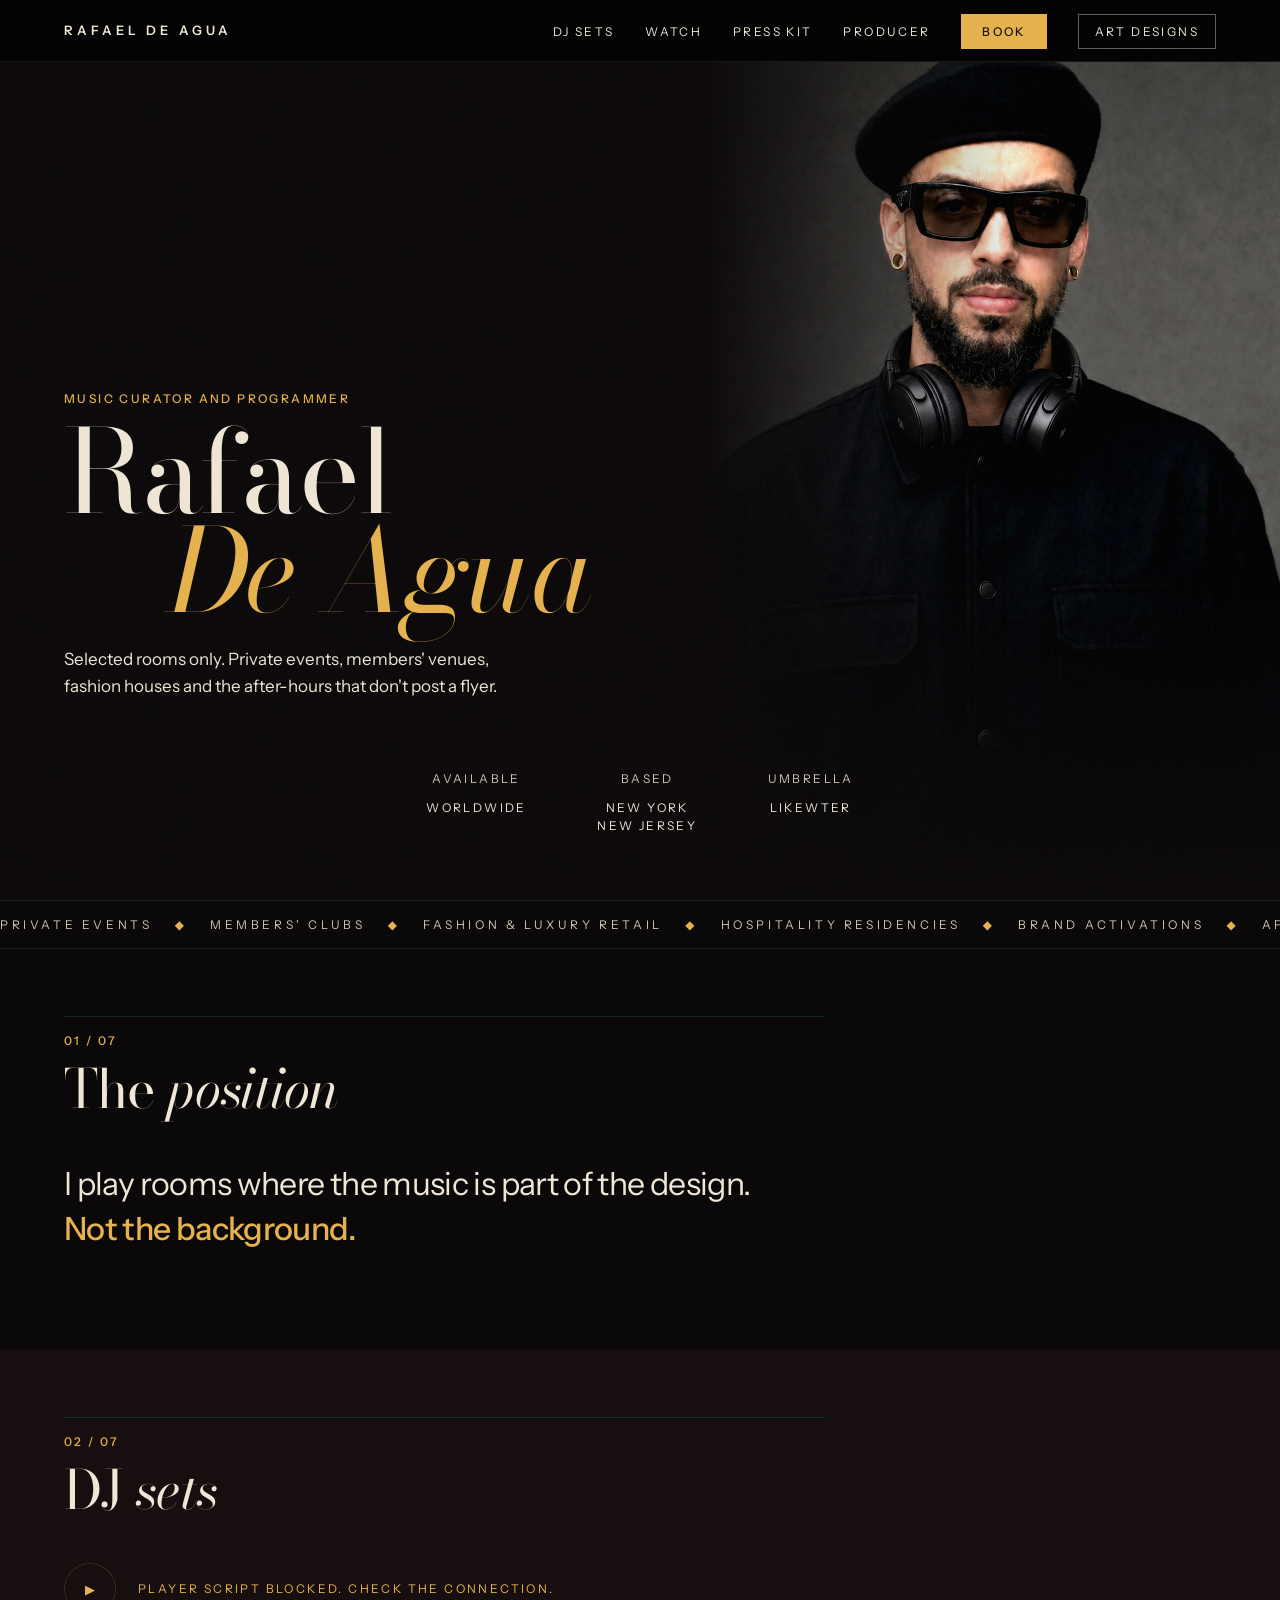
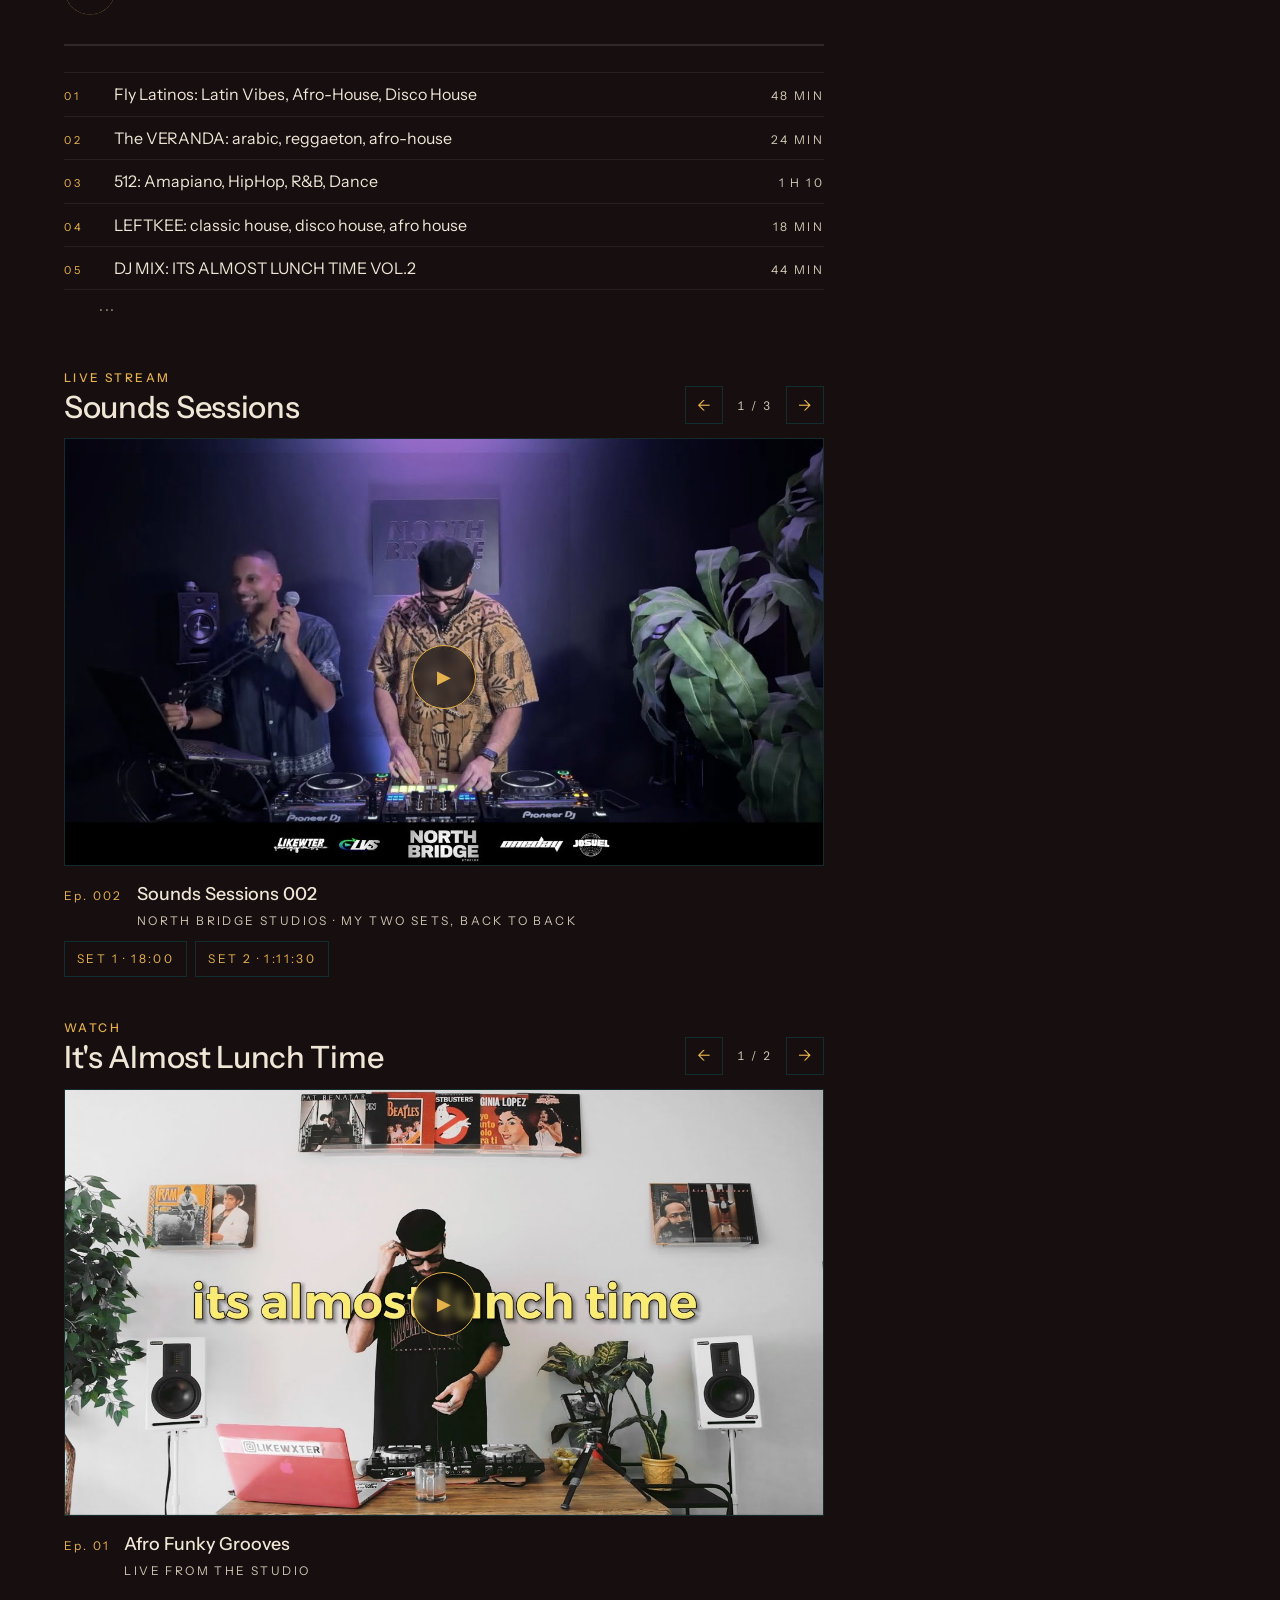
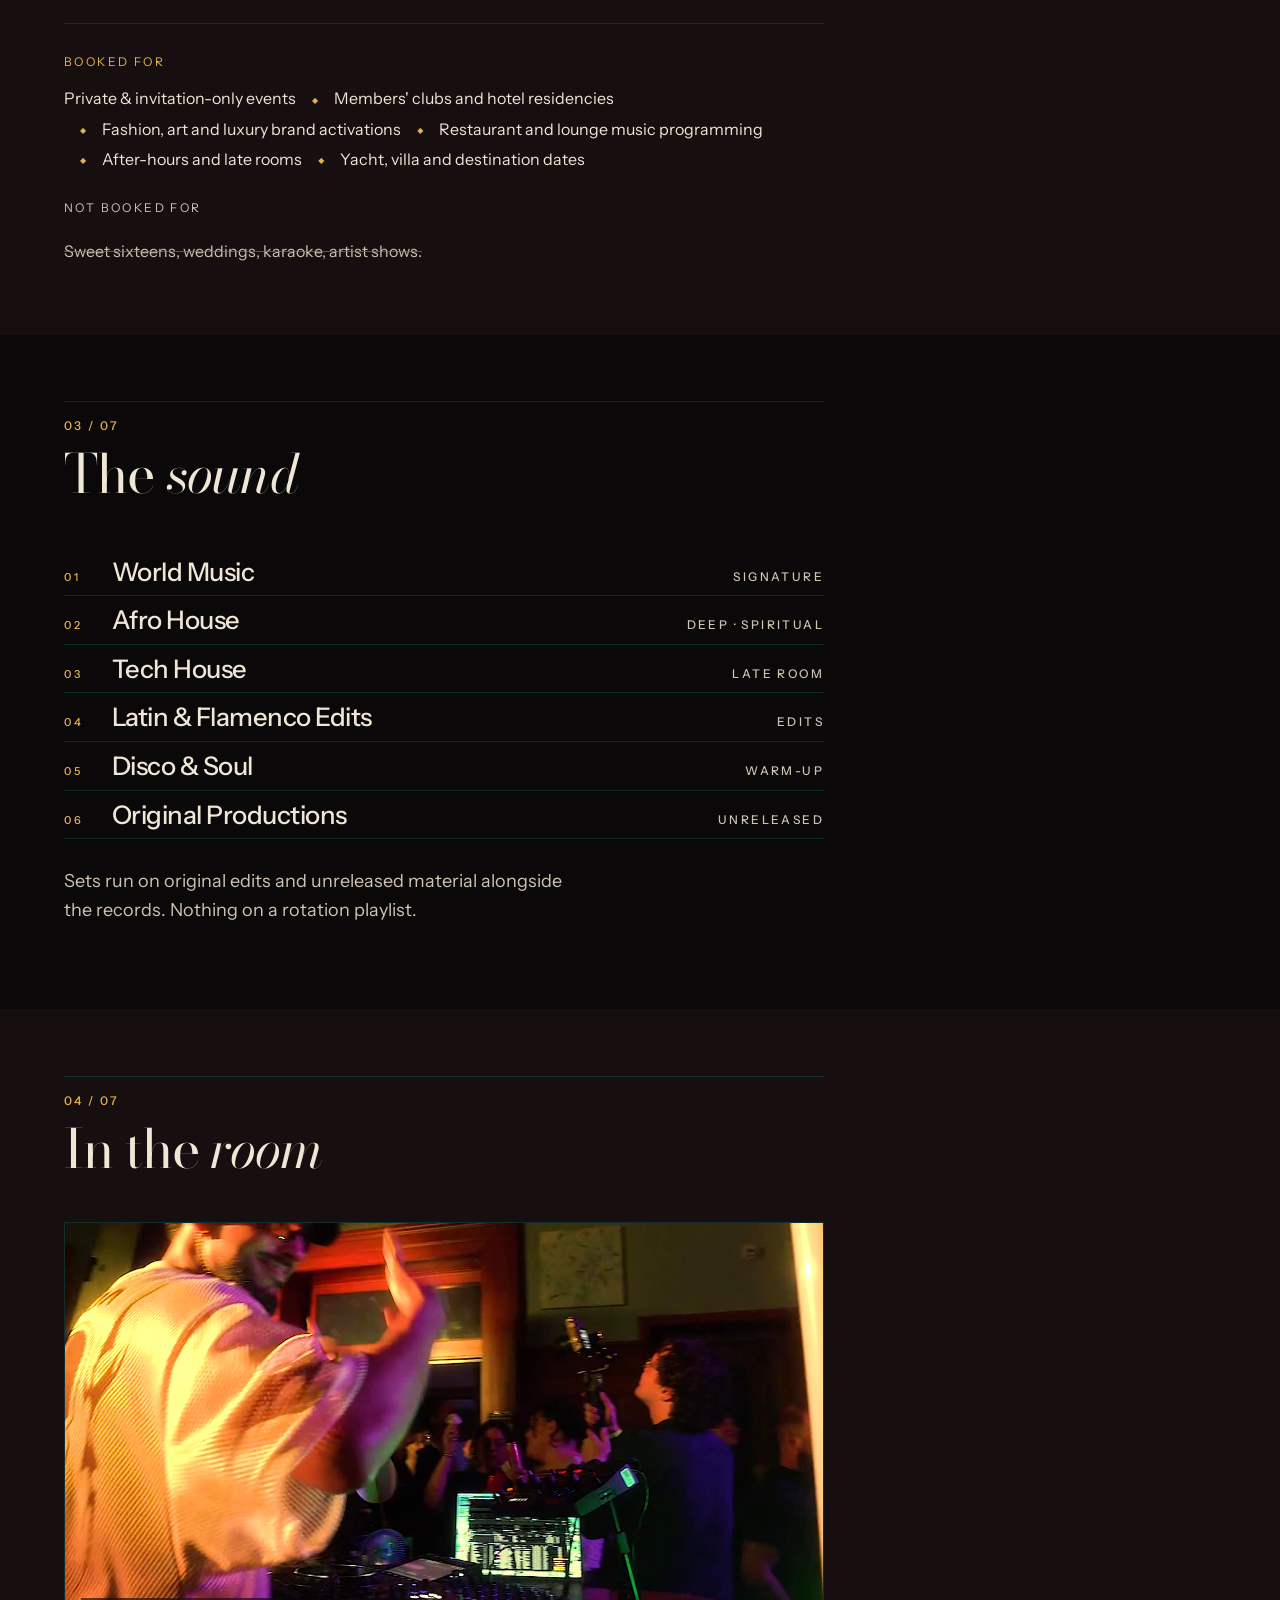
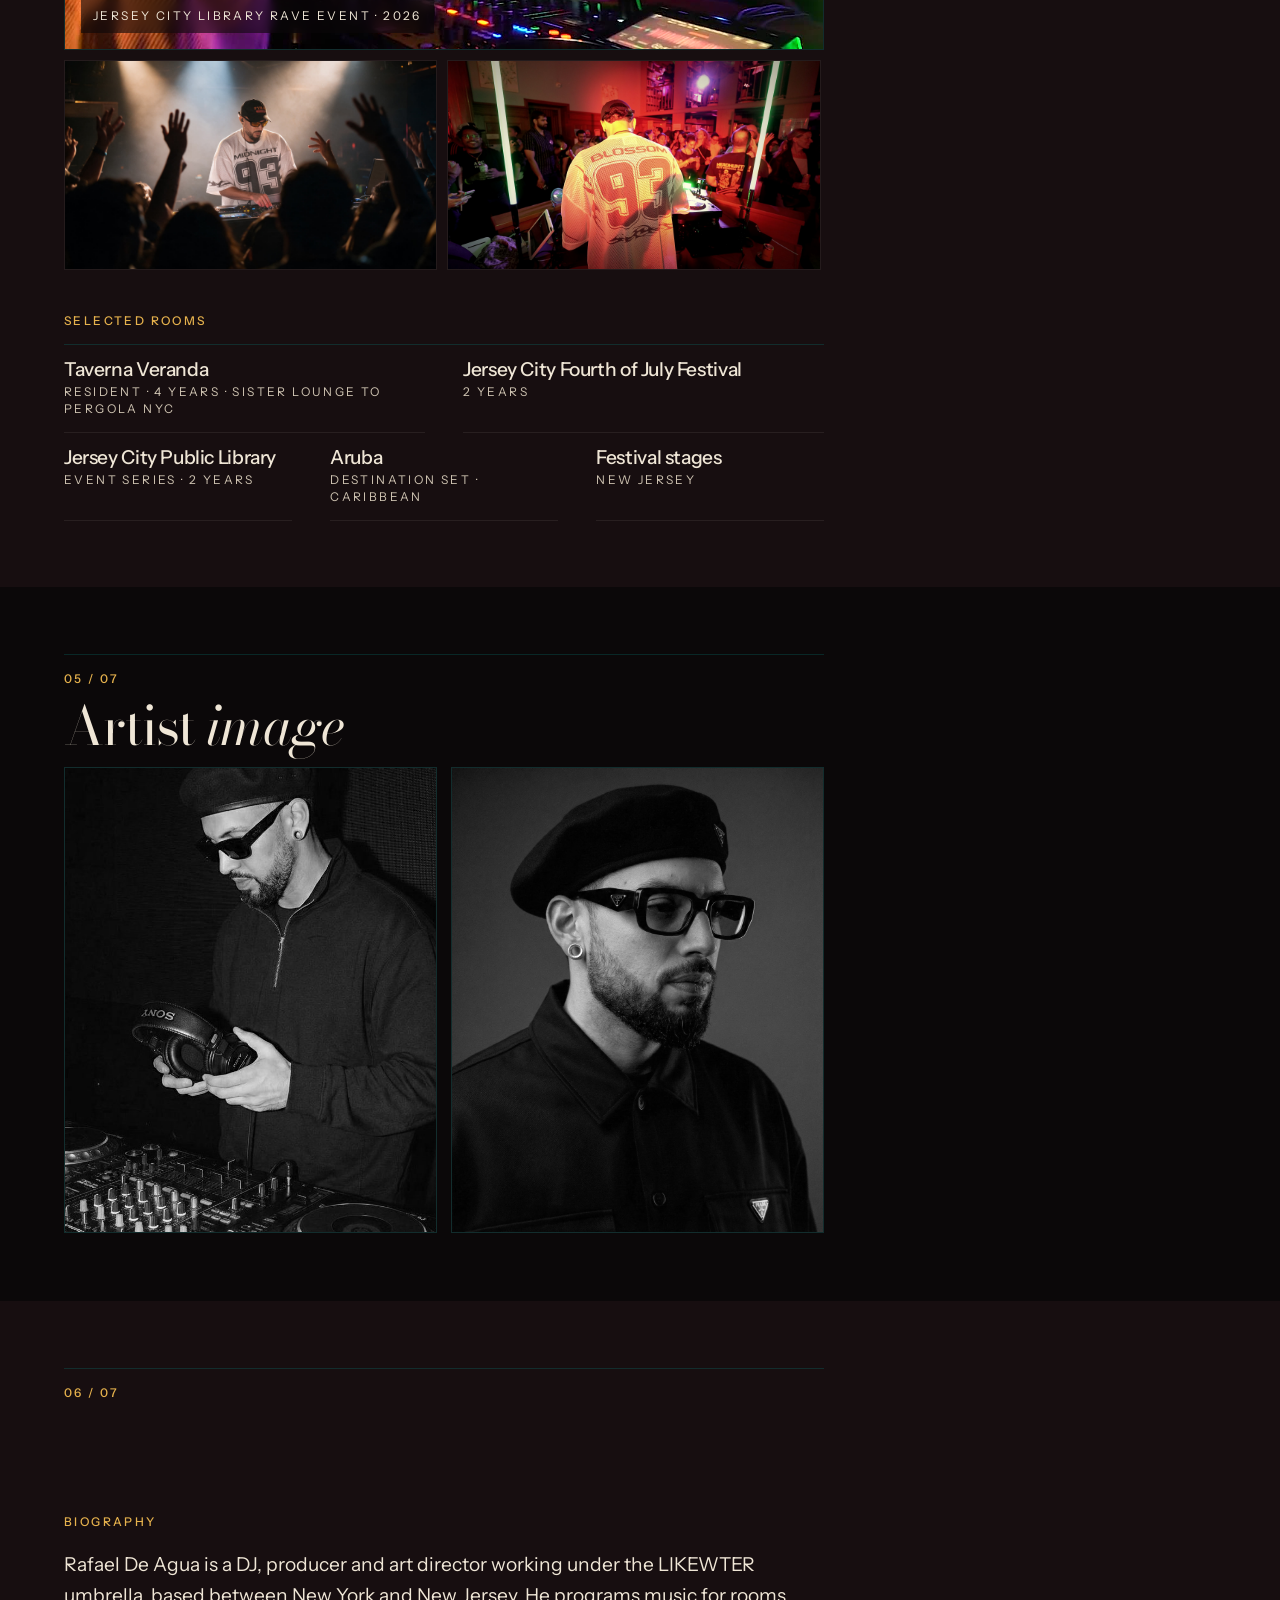
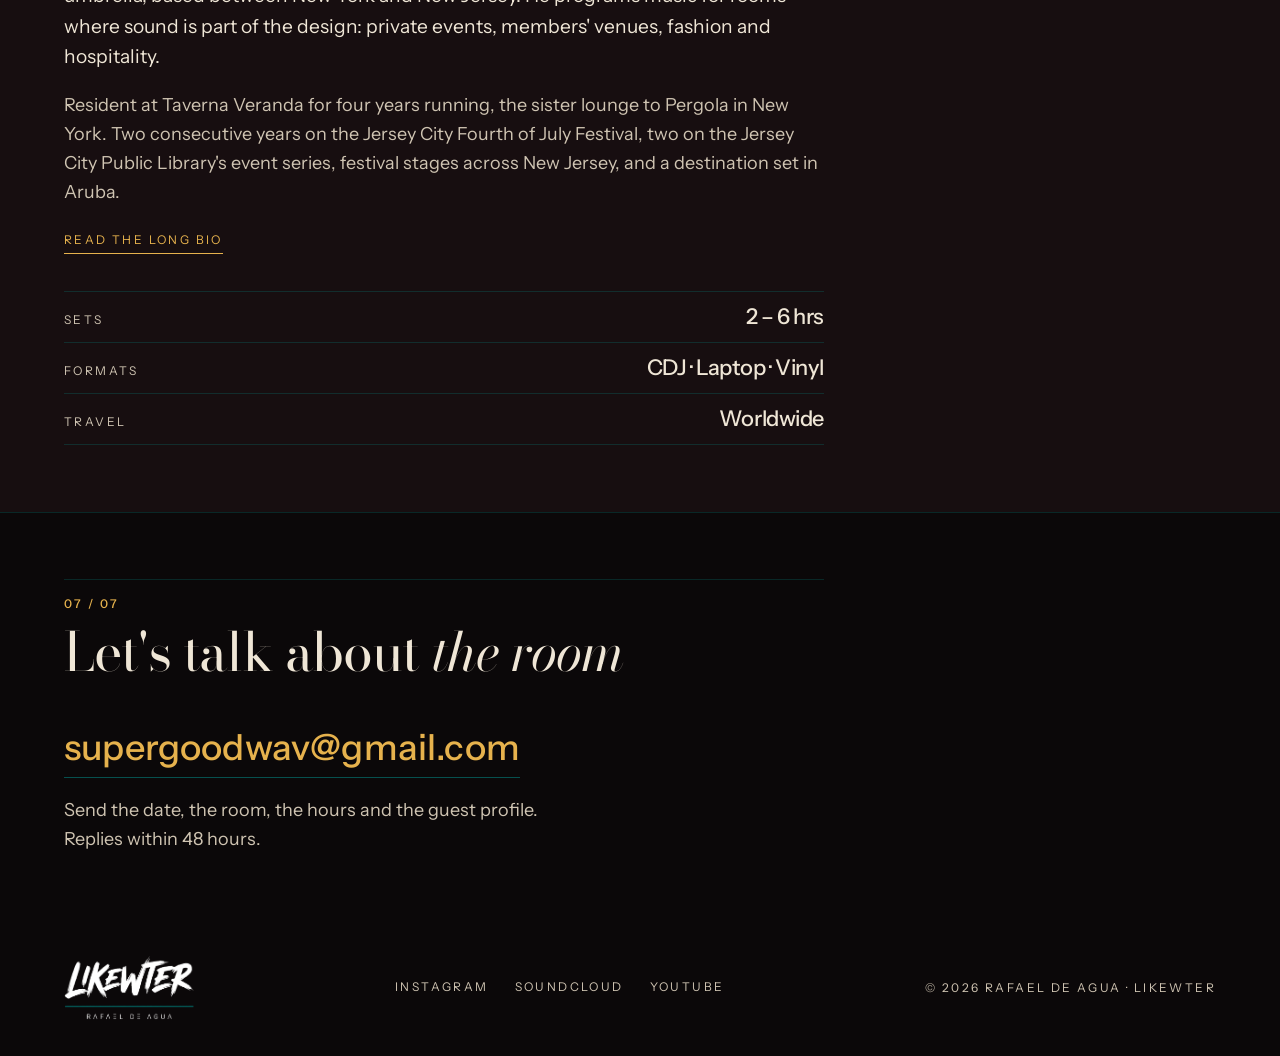
<file: index.html>
<!doctype html>
<html lang="en">
<head>
<meta charset="utf-8">
<meta name="viewport" content="width=device-width,initial-scale=1">
<title>Rafael De Agua — Music Curator and Programmer</title>
<meta name="description" content="Rafael De Agua. Music curator and programmer for private events, members' venues, fashion and hospitality. Music programming and original production.">
<!-- absolute URLs: a relative og:image shows no preview when the link is pasted into mail or chat -->
<meta property="og:type" content="website">
<meta property="og:site_name" content="Rafael De Agua">
<meta property="og:url" content="https://rafaeldeagua.com/">
<meta property="og:title" content="MUSIC CURATOR">
<meta property="og:description" content="Selected rooms only. Private events, members' venues, fashion houses and the after-hours that don't post a flyer.">
<meta property="og:image" content="https://rafaeldeagua.com/assets/og-card.jpg">
<meta property="og:image:width" content="1200">
<meta property="og:image:height" content="630">
<meta name="twitter:card" content="summary_large_image">
<meta name="twitter:title" content="MUSIC CURATOR">
<meta name="twitter:description" content="Selected rooms only. Private events, members' venues, fashion houses and the after-hours that don't post a flyer.">
<meta name="twitter:image" content="https://rafaeldeagua.com/assets/og-card.jpg">
<link rel="preconnect" href="https://fonts.googleapis.com">
<link rel="preconnect" href="https://fonts.gstatic.com" crossorigin>
<link href="https://fonts.googleapis.com/css2?family=Bodoni+Moda:ital,opsz,wght@0,6..96,400;1,6..96,400&family=Instrument+Sans:ital,wght@0,400;0,500;0,600;1,400&display=swap" rel="stylesheet">
<link rel="icon" href="data:image/svg+xml,%3Csvg xmlns=%27http://www.w3.org/2000/svg%27 viewBox=%270 0 64 64%27%3E%3Crect width=%2764%27 height=%2764%27 fill=%27%230b0809%27/%3E%3Ctext x=%2732%27 y=%2748%27 text-anchor=%27middle%27 font-family=%27Helvetica,Arial,sans-serif%27 font-weight=%27700%27 font-size=%2748%27 fill=%27%23e6b24d%27%3ER%3C/text%3E%3C/svg%3E">
<link rel="stylesheet" href="style.css">
</head>
<body>

<nav class="nav">
  <a class="mark" href="#top" aria-label="Rafael De Agua"><span class="mk-full">Rafael De Agua</span><span class="mk-short">RDA</span></a>
  <ul>
    <li class="keep"><a href="#mixes">DJ Sets</a></li>
    <li class="keep"><a href="#watch">Watch</a></li>
    <li><a href="#press">Press Kit</a></li>
    <li><a href="producer.html">Producer</a></li>
    <li class="keep"><a class="book" href="#contact">Book</a></li>
    <li class="keep"><a class="art" href="https://www.wavsd.com" target="_blank" rel="noopener">Art Designs</a></li>
  </ul>
</nav>

<header class="hero" id="top">
  <div class="hero-copy">
    <div class="eyebrow rv">Music Curator and Programmer</div>
    <h1 class="hero-title display rv d1">Rafael<span class="l2"><em>De Agua</em></span></h1>
    <p class="hero-sub rv d2">Selected rooms only. Private events, members' venues, fashion houses and the after-hours that don't post a flyer.</p>
  </div>
  <div class="hero-photo"><img src="assets/portrait-headphones.jpg" alt="Rafael De Agua, portrait in black with headphones"></div>
  <div class="hero-meta rv d3">
    <div>Available <strong>Worldwide</strong></div>
    <div>Based <strong>New York<br>New Jersey</strong></div>
    <div>Umbrella <strong>LIKEWTER</strong></div>
  </div>
</header>

<div class="marquee" aria-hidden="true"><span>Private Events <i>◆</i> Members' Clubs <i>◆</i> Fashion &amp; Luxury Retail <i>◆</i> Hospitality Residencies <i>◆</i> Brand Activations <i>◆</i> After-Hours <i>◆</i> Private Events <i>◆</i> Members' Clubs <i>◆</i> Fashion &amp; Luxury Retail <i>◆</i> Hospitality Residencies <i>◆</i> Brand Activations <i>◆</i> After-Hours <i>◆</i></span></div>

<section class="sec" id="position">
  <div class="sec-head">
    <div class="num">01 / 07</div>
    <h2 class="rv">The <em>position</em></h2>
  </div>
  <div class="position">
    <div>
      <p class="quote rv">I play rooms where the music is part of the design. <b>Not the background.</b></p>
    </div>
  </div>
</section>

<section class="sec" id="sets">
  <div class="sec-head">
    <div class="num">02 / 07</div>
    <h2 class="rv">DJ <em>sets</em></h2>
  </div>
  <div class="mixes rv" id="mixes">
    <div class="mixplayer" id="mixplayer">
      <div class="mx-now">
        <button type="button" class="mx-big" aria-label="Play or pause"><i>▶</i></button>
        <div class="mx-info"><div class="mx-title"></div><div class="mx-sub">Straight from the booth</div></div>
        <div class="mx-time"></div>
      </div>
      <div class="seek mx-seek"><b></b></div>
      <ol class="mixlist" data-count="5" data-show="3">
        <li class="mx" data-i="0"><span class="mx-n">01</span><span class="mx-t">Fly Latinos: Latin Vibes, Afro-House, Disco House</span><span class="mx-d">48 min</span></li>
        <li class="mx" data-i="1"><span class="mx-n">02</span><span class="mx-t">The VERANDA: arabic, reggaeton, afro-house</span><span class="mx-d">24 min</span></li>
        <li class="mx" data-i="2"><span class="mx-n">03</span><span class="mx-t">512: Amapiano, HipHop, R&amp;B, Dance</span><span class="mx-d">1 h 10</span></li>
        <li class="mx" data-i="3"><span class="mx-n">04</span><span class="mx-t">LEFTKEE: classic house, disco house, afro house</span><span class="mx-d">18 min</span></li>
        <li class="mx" data-i="4"><span class="mx-n">05</span><span class="mx-t">DJ MIX: ITS ALMOST LUNCH TIME VOL.2</span><span class="mx-d">44 min</span></li>
      </ol>
      <button type="button" class="mx-more" hidden aria-label="Show more mixes">···</button>
      <iframe class="sc-hidden" title="SoundCloud stream" tabindex="-1" aria-hidden="true" allow="autoplay" src="https://w.soundcloud.com/player/?url=https%3A%2F%2Fapi.soundcloud.com%2Fplaylists%2F1967703216&auto_play=false&hide_related=true&show_comments=false&show_user=false&show_reposts=false&show_teaser=false&visual=false"></iframe>
    </div>
    <div class="watch" id="watch">
      <div class="watch-block">
        <div class="watch-head"><div><div class="eyebrow">Live Stream</div><h3 class="watch-title">Sounds Sessions</h3></div><div class="watch-nav"><button type="button" class="w-prev" aria-label="Previous">←</button><span class="w-count">1 / 3</span><button type="button" class="w-next" aria-label="Next">→</button></div></div>
        <div class="watch-grid" tabindex="0" aria-label="Sounds Sessions live streams, swipe for more">
          <figure class="yt yt-sets" data-id="lfNVgGdw2ko" data-sets="1080-,4290-">
            <img src="assets/yt-lfNVgGdw2ko.jpg" alt="Sounds Sessions 002, live from North Bridge Studios">
            <button type="button" class="yt-play" aria-label="Play"><i>▶</i></button>
            <figcaption><span class="yt-n">Ep. 002</span><span class="yt-t">Sounds Sessions 002</span><span class="yt-s">North Bridge Studios · my two sets, back to back</span>
              <span class="yt-cues"><button type="button" class="yt-cue" data-set="0">Set 1 · 18:00</button><button type="button" class="yt-cue" data-set="1">Set 2 · 1:11:30</button></span></figcaption>
          </figure>
          <figure class="yt yt-sets" data-id="YwHc6pTX254" data-sets="1544-,4390-">
            <img src="assets/yt-YwHc6pTX254.jpg" alt="Sounds Sessions 001, live from North Bridge Studios">
            <button type="button" class="yt-play" aria-label="Play"><i>▶</i></button>
            <figcaption><span class="yt-n">Ep. 001</span><span class="yt-t">Sounds Sessions 001</span><span class="yt-s">North Bridge Studios · my two sets, back to back</span>
              <span class="yt-cues"><button type="button" class="yt-cue" data-set="0">Set 1 · 25:44</button><button type="button" class="yt-cue" data-set="1">Set 2 · 1:13:10</button></span></figcaption>
          </figure>
          <figure class="yt yt-sets" data-id="DmmiZTsABMI" data-sets="1200-,5024-">
            <img src="assets/yt-DmmiZTsABMI.jpg" alt="Sound Sessions 004, live at North Bridge Studios">
            <button type="button" class="yt-play" aria-label="Play"><i>▶</i></button>
            <figcaption><span class="yt-n">Ep. 004</span><span class="yt-t">Sound Sessions 004</span><span class="yt-s">North Bridge Studios · my two sets, back to back</span>
              <span class="yt-cues"><button type="button" class="yt-cue" data-set="0">Set 1 · 20:00</button><button type="button" class="yt-cue" data-set="1">Set 2 · 1:23:44</button></span></figcaption>
          </figure>
        </div>
      </div>
      <div class="watch-block">
        <div class="watch-head"><div><div class="eyebrow">Watch</div><h3 class="watch-title">It's Almost Lunch Time</h3></div><div class="watch-nav"><button type="button" class="w-prev" aria-label="Previous">←</button><span class="w-count">1 / 2</span><button type="button" class="w-next" aria-label="Next">→</button></div></div>
        <div class="watch-grid" tabindex="0" aria-label="It's Almost Lunch Time episodes, swipe for more">
          <figure class="yt" data-id="8Ji6oE8kms4">
            <img src="assets/yt-8Ji6oE8kms4.jpg" alt="ITS ALMOST LUNCH TIME ep.1">
            <button type="button" class="yt-play" aria-label="Play"><i>▶</i></button>
            <figcaption><span class="yt-n">Ep. 01</span><span class="yt-t">Afro Funky Grooves</span><span class="yt-s">Live from the studio</span></figcaption>
          </figure>
          <figure class="yt" data-id="KTjxR8awplc">
            <img src="assets/yt-KTjxR8awplc.jpg" alt="ITS ALMOST LUNCH TIME ep.2">
            <button type="button" class="yt-play" aria-label="Play"><i>▶</i></button>
            <figcaption><span class="yt-n">Ep. 02</span><span class="yt-t">Afro Beats, Tech House Grooves</span><span class="yt-s">Live from the studio</span></figcaption>
          </figure>
        </div>
      </div>
    </div>
  </div>

    <div class="yesno rv d2">
      <div class="yes">
        <h4>Booked for</h4>
        <ul>
          <li>Private &amp; invitation-only events</li>
          <li>Members' clubs and hotel residencies</li>
          <li>Fashion, art and luxury brand activations</li>
          <li>Restaurant and lounge music programming</li>
          <li>After-hours and late rooms</li>
          <li>Yacht, villa and destination dates</li>
        </ul>
      </div>
      <div class="no">
        <h4>Not booked for</h4>
        <p class="no-line">Sweet sixteens, weddings, karaoke, artist shows.</p>
      </div>
    </div>
</section>

<section class="sec" id="sound">
  <div class="sec-head">
    <div class="num">03 / 07</div>
    <h2 class="rv">The <em>sound</em></h2>
  </div>
  <div class="sound">
    <div>
      <ol class="genres rv">
        <li>World Music <small>Signature</small></li>
        <li>Afro House <small>Deep · spiritual</small></li>
        <li>Tech House <small>Late room</small></li>
        <li>Latin &amp; Flamenco Edits <small>Edits</small></li>
        <li>Disco &amp; Soul <small>Warm-up</small></li>
        <li>Original Productions <small>Unreleased</small></li>
      </ol>
      <p class="muted rv d1" style="margin-top:28px;max-width:44ch">Sets run on original edits and unreleased material alongside the records. Nothing on a rotation playlist.</p>
    </div>
  </div>

</section>

<section class="sec" id="live">
  <div class="sec-head">
    <div class="num">04 / 07</div>
    <h2 class="rv">In the <em>room</em></h2>
  </div>
  <div class="live-feature">
    <div class="live-video rv">
      <video src="assets/live-loop.mp4" autoplay muted loop playsinline poster="assets/live-loop-poster.jpg"></video>
      <div class="tag">Jersey City Library Rave Event · 2026</div>
    </div>
    <div class="slideshow rv d1">
      <div class="gallery" tabindex="0" aria-label="Photos from the room, scroll sideways">
        <figure><img src="assets/gallery-02.jpg" alt="Rafael De Agua: Hands up on the floor"></figure>
        <figure><img src="assets/real/live-9263.jpg" alt="Rafael De Agua: The 93 jersey, red room"></figure>
        <figure><img src="assets/gallery-04.jpg" alt="Rafael De Agua: At the decks"></figure>
        <figure><img src="assets/real/live-9292.jpg" alt="Rafael De Agua: Pioneer, hands on"></figure>
        <figure><img src="assets/gallery-06.jpg" alt="Rafael De Agua: The room"></figure>
        <figure><img src="assets/real/live-9264.jpg" alt="Rafael De Agua: Crowd behind the booth"></figure>
        <figure><img src="assets/real/live-9294.jpg" alt="Rafael De Agua: Cueing"></figure>
        <figure><img src="assets/real/live-9265.jpg" alt="Rafael De Agua: Back to the room"></figure>
        <figure><img src="assets/real/live-9293.jpg" alt="Rafael De Agua: At the mixer"></figure>
        <figure><img src="assets/real/live-9295.jpg" alt="Rafael De Agua: Lights up"></figure>
        <figure><img src="assets/real/live-9297.jpg" alt="Rafael De Agua: Between tracks"></figure>
      </div>
    </div>
  </div>
  <div class="venues rv">
    <div class="eyebrow" style="margin-bottom:14px">Selected rooms</div>
    <div class="venue-row">
      <div class="venue"><div class="n">Taverna Veranda</div><div class="m">Resident · 4 years · sister lounge to Pergola NYC</div></div>
      <div class="venue"><div class="n">Jersey City Fourth of July Festival</div><div class="m">2 years</div></div>
      <div class="venue"><div class="n">Jersey City Public Library</div><div class="m">Event series · 2 years</div></div>
      <div class="venue"><div class="n">Aruba</div><div class="m">Destination set · Caribbean</div></div>
      <div class="venue"><div class="n">Festival stages</div><div class="m">New Jersey</div></div>
    </div>
  </div>
</section>

<section class="sec" id="artist">
  <div class="sec-head">
    <div class="num">05 / 07</div>
    <h2 class="rv">Artist <em>image</em></h2>
  </div>
  <!-- two frames on screen, slide for the rest. Same strip behaviour as In the room. -->
  <div class="artist-strip slideshow rv">
    <div class="gallery" tabindex="0" aria-label="Artist images, scroll sideways">
      <figure><img src="assets/artist-cueing.jpg" alt="Rafael De Agua cueing on Sony headphones"></figure>
      <figure><img src="assets/artist-profile.jpg" alt="Rafael De Agua, studio portrait in profile"></figure>
      <figure><img src="assets/artist-jersey.jpg" alt="Rafael De Agua at the decks in the MIDNIGHT 93 jersey"></figure>
      <figure><img src="assets/artist-front.jpg" alt="Rafael De Agua, studio portrait"></figure>
    </div>
  </div>
</section>

<section class="sec" id="press">
  <div class="sec-head">
    <div class="num">06 / 07</div>
    <h2 class="rv">Press <em>kit</em></h2>
  </div>
  <div class="press">
    <div class="bio rv">
      <div class="eyebrow" style="margin-bottom:18px">Biography</div>
      <p class="short">Rafael De Agua is a DJ, producer and art director working under the LIKEWTER umbrella, based between New York and New Jersey. He programs music for rooms where sound is part of the design: private events, members' venues, fashion and hospitality.</p>
      <p>Resident at Taverna Veranda for four years running, the sister lounge to Pergola in New York. Two consecutive years on the Jersey City Fourth of July Festival, two on the Jersey City Public Library's event series, festival stages across New Jersey, and a destination set in Aruba.</p>
      <button class="bio-toggle" type="button">Read the long bio</button>
      <div class="long" hidden style="margin-top:20px">
        <p>Working across world music, Afro house, tech house and Latin and flamenco edits, De Agua builds sets as arcs rather than playlists. His original productions and edits run through every set, most of them unreleased and made for the room.</p>
        <p>As a producer he writes original music, remixes and edits, and designs sonic identities and music programs for venues and brands. As an art director he carries the same eye into the visual side of every project, so the sound and the look arrive together.</p>
      </div>
      <div class="facts">
        <div><div class="k">Sets</div><div class="v">2 – 6 hrs</div></div>
        <div><div class="k">Formats</div><div class="v">CDJ · Laptop · Vinyl</div></div>
        <div><div class="k">Travel</div><div class="v">Worldwide</div></div>
      </div>
    </div>
  </div>
</section>

<section class="sec contact" id="contact">
  <div class="sec-head">
    <div class="num">07 / 07</div>
    <h2 class="rv">Let's talk about <em>the room</em></h2>
  </div>
  <div class="contact-grid">
    <a class="big rv" href="mailto:supergoodwav@gmail.com?subject=Booking%20enquiry%20%E2%80%94%20Rafael%20De%20Agua">supergoodwav@gmail.com</a>
    <p class="muted rv d1">Send the date, the room, the hours and the guest profile. Replies within 48 hours.</p>
  </div>
</section>

<footer>
  <img class="lockup" src="assets/lockup-white.png" alt="LIKEWTER — Rafael De Agua">
  <nav class="f-social" aria-label="Social">
    <a href="https://instagram.com/likewter" target="_blank" rel="noopener">Instagram</a>
    <a href="https://soundcloud.com/likewter" target="_blank" rel="noopener">SoundCloud</a>
    <a href="https://www.youtube.com/channel/UCgqDcAzOLqB_O-vrDbRiSwQ" target="_blank" rel="noopener">YouTube</a>
  </nav>
  <span>© 2026 Rafael De Agua · LIKEWTER</span>
</footer>

<div class="lb"><img alt=""></div>
<script src="https://w.soundcloud.com/player/api.js"></script>
<script src="https://www.youtube.com/iframe_api" async></script>
<script src="site.js"></script>
</body>
</html>
</file>
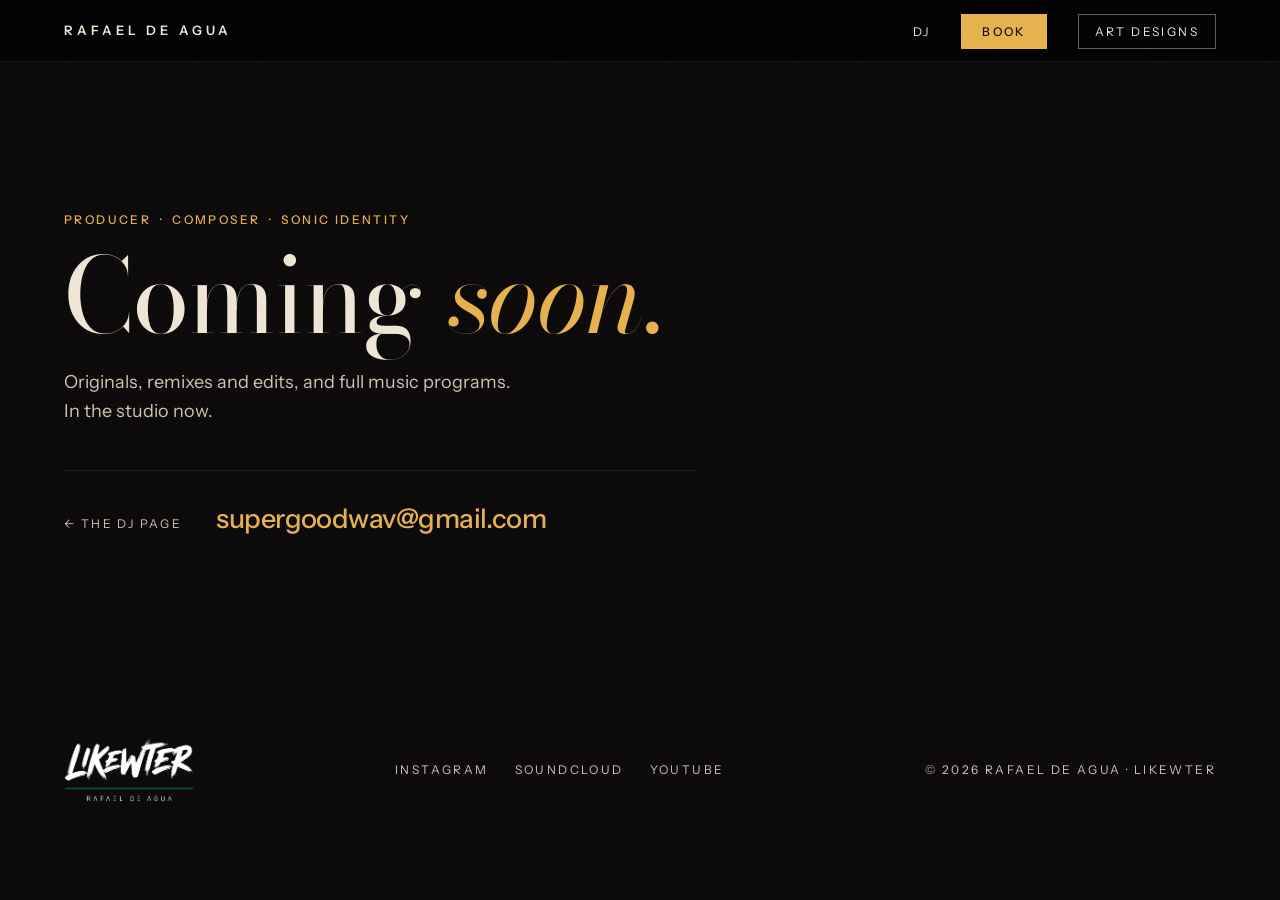
<file: producer.html>
<!doctype html>
<html lang="en">
<head>
<meta charset="utf-8">
<meta name="viewport" content="width=device-width,initial-scale=1">
<title>Rafael De Agua — Producer</title>
<meta name="description" content="Rafael De Agua, producer. Coming soon.">
<meta property="og:type" content="website">
<meta property="og:site_name" content="Rafael De Agua">
<meta property="og:url" content="https://rafaeldeagua.com/producer.html">
<meta property="og:title" content="Rafael De Agua — Producer">
<meta property="og:description" content="Originals, remixes and edits, and full music programs. Coming soon.">
<meta property="og:image" content="https://rafaeldeagua.com/assets/og-card.jpg">
<meta name="twitter:card" content="summary_large_image">
<meta name="twitter:image" content="https://rafaeldeagua.com/assets/og-card.jpg">
<link rel="preconnect" href="https://fonts.googleapis.com">
<link rel="preconnect" href="https://fonts.gstatic.com" crossorigin>
<link href="https://fonts.googleapis.com/css2?family=Bodoni+Moda:ital,opsz,wght@0,6..96,400;1,6..96,400&family=Instrument+Sans:ital,wght@0,400;0,500;0,600;1,400&display=swap" rel="stylesheet">
<link rel="icon" href="data:image/svg+xml,%3Csvg xmlns=%27http://www.w3.org/2000/svg%27 viewBox=%270 0 64 64%27%3E%3Crect width=%2764%27 height=%2764%27 fill=%27%230b0809%27/%3E%3Ctext x=%2732%27 y=%2748%27 text-anchor=%27middle%27 font-family=%27Helvetica,Arial,sans-serif%27 font-weight=%27700%27 font-size=%2748%27 fill=%27%23e6b24d%27%3ER%3C/text%3E%3C/svg%3E">
<link rel="stylesheet" href="style.css">
</head>
<body>

<nav class="nav">
  <a class="mark" href="index.html" aria-label="Rafael De Agua"><span class="mk-full">Rafael De Agua</span><span class="mk-short">RDA</span></a>
  <ul>
    <li class="keep"><a href="index.html">DJ</a></li>
    <li class="keep"><a class="book" href="index.html#contact">Book</a></li>
    <li class="keep"><a class="art" href="https://www.wavsd.com" target="_blank" rel="noopener">Art Designs</a></li>
  </ul>
</nav>

<main class="soon">
  <div class="eyebrow rv">Producer &nbsp;·&nbsp; Composer &nbsp;·&nbsp; Sonic Identity</div>
  <h1 class="soon-title display rv d1">Coming <em>soon.</em></h1>
  <p class="soon-sub rv d2">Originals, remixes and edits, and full music programs. In the studio now.</p>
  <div class="soon-links rv d3">
    <a class="soon-back" href="index.html">← The DJ page</a>
    <a class="soon-mail" href="mailto:supergoodwav@gmail.com?subject=Production%20enquiry%20%E2%80%94%20Rafael%20De%20Agua">supergoodwav@gmail.com</a>
  </div>
</main>

<footer>
  <img class="lockup" src="assets/lockup-white.png" alt="LIKEWTER — Rafael De Agua">
  <nav class="f-social" aria-label="Social">
    <a href="https://instagram.com/likewter" target="_blank" rel="noopener">Instagram</a>
    <a href="https://soundcloud.com/likewter" target="_blank" rel="noopener">SoundCloud</a>
    <a href="https://www.youtube.com/channel/UCgqDcAzOLqB_O-vrDbRiSwQ" target="_blank" rel="noopener">YouTube</a>
  </nav>
  <span>© 2026 Rafael De Agua · LIKEWTER</span>
</footer>

<script src="site.js"></script>
</body>
</html>
</file>
<file: style.css>
/* RAFAEL DE AGUA — EPK
   Palette: Flooded City (LIKEWTER brand system) */
:root{
  --bg:#0b0809;
  --ink:#170e10;
  --ink-2:#1f1517;
  --grey:#464041;
  /* gold is the accent. The LIKEWTER rule teal is used sparingly — hairlines and active states only. */
  --accent:#e6b24d;
  --gold:var(--accent);
  --gold-og:var(--accent);
  --gold-2:#c9a780;
  --teal:#00a8a2;          /* lockup teal, lifted so it reads on black (#008480 exact) */
  --teal-deep:#008480;
  --line:rgba(0,168,162,.2);
  --magenta:#8c5b97;
  --paper:#efe6d6;
  --paper-2:#cfc4b2;
  /* The luxury pairing: a high-contrast didone for the two things that are SIGNATURE
     (the hero name, the section titles) and a quiet sans for everything read.
     Bodoni never goes below ~30px — its hairlines need the size. */
  --display:"Bodoni Moda",Didot,"Times New Roman",serif;
  --name:"Bodoni Moda",Didot,"Times New Roman",serif;
  --body:"Instrument Sans","Inter",system-ui,sans-serif;
  --sub:"Instrument Sans","Inter",system-ui,sans-serif;  /* mid-size display items, too small for Bodoni */
  --gutter:clamp(20px,5vw,72px);
  --stack:clamp(26px,3.4vw,48px);  /* the ONE vertical gap between blocks in a section */
}
*{box-sizing:border-box}
button,input,select,textarea{font-family:inherit}   /* buttons default to the UA font, which put Arial on the page */
html{scroll-behavior:smooth;background:var(--bg)}
body{margin:0;background:var(--bg);color:var(--paper);font-family:var(--body);font-weight:400;font-size:18px;line-height:1.6;-webkit-font-smoothing:antialiased;overflow-x:hidden}
img,video{max-width:100%;display:block}
a{color:inherit;text-decoration:none}
::selection{background:var(--gold);color:var(--ink)}

/* grain */
body::before{content:"";position:fixed;inset:0;pointer-events:none;z-index:50;opacity:.035;
  background-image:url("data:image/svg+xml,%3Csvg xmlns='http://www.w3.org/2000/svg' width='300' height='300'%3E%3Cfilter id='n'%3E%3CfeTurbulence type='fractalNoise' baseFrequency='.9' numOctaves='2' stitchTiles='stitch'/%3E%3C/filter%3E%3Crect width='100%25' height='100%25' filter='url(%23n)'/%3E%3C/svg%3E");
  animation:none}
@keyframes grain{0%{transform:translate(0,0)}25%{transform:translate(-3%,2%)}50%{transform:translate(2%,-4%)}75%{transform:translate(-1%,4%)}100%{transform:translate(0,0)}}

/* type helpers */
.eyebrow{font-size:12px;line-height:1.4;letter-spacing:.2em;text-transform:uppercase;color:var(--gold);font-weight:500}
.eyebrow.dim{color:var(--paper-2)}
.display{font-family:var(--display);font-weight:400;line-height:.95;letter-spacing:-.02em}
.display em{font-style:italic;font-weight:400;color:var(--gold)}   /* hero name only — Bodoni has a real italic */
h1,h2,h3{margin:0;font-family:var(--display);font-weight:400;letter-spacing:-.02em}
h2{font-size:clamp(30px,4.2vw,56px);line-height:1.1}
/* Bodoni has a real italic, so emphasis goes back to it. One colour, never two. */
.sec-head h2 em{font-style:italic;font-weight:400;color:inherit}
h3{font-size:clamp(24px,2.6vw,34px);line-height:1.1}
/* anything below ~30px is too small for a didone — it falls back to the sans */
.watch-title,.svc h3{font-family:var(--sub);font-weight:500;letter-spacing:-.01em}
p{margin:0 0 1em}
.muted{color:var(--paper-2)}
.rule{height:1px;background:var(--line)}
.num{font-family:var(--body);font-weight:500;color:var(--gold);font-size:12px;line-height:1.4;letter-spacing:.2em}

/* nav */
.nav{position:fixed;top:0;left:0;right:0;z-index:40;display:flex;align-items:center;justify-content:space-between;padding:16px var(--gutter);background:#000;border-bottom:1px solid rgba(239,230,214,.09)}
/* typographic wordmark instead of the brush logo — tight, uppercase, no script */
.nav .mark{font-family:var(--body);font-weight:600;font-size:13px;letter-spacing:.3em;text-transform:uppercase;color:var(--paper);white-space:nowrap}
.nav .mark:hover{color:var(--gold)}
.mk-full{display:none}
@media (min-width:1180px){.mk-full{display:inline}.mk-short{display:none}}
.nav ul{list-style:none;margin:0;padding:0;display:flex;gap:clamp(14px,2.4vw,34px)}
.nav li a{font-size:12px;letter-spacing:.2em;text-transform:uppercase;color:var(--paper);position:relative;padding:6px 0}
.nav li a::after{content:"";position:absolute;left:0;right:100%;bottom:0;height:1px;background:var(--paper);transition:right .35s cubic-bezier(.7,0,.2,1)}
.nav li a:hover::after,.nav li a.active::after{right:0}
/* Book is the primary action: filled gold. Art Designs sits beside it as the outlined sibling. */
.nav .book{background:var(--gold);border:1px solid var(--gold);color:var(--ink);padding:9px 20px;font-weight:500;transition:background .25s,color .25s,box-shadow .25s}
.nav .book:hover{background:transparent;color:var(--gold);box-shadow:0 0 0 1px var(--gold)}
.nav .book::after{display:none}
.nav .art{border:1px solid rgba(239,230,214,.4);padding:9px 16px;transition:border-color .25s,color .25s}
.nav .art:hover{border-color:var(--gold);color:var(--gold)}
.nav .art::after{display:none}
@media (max-width:760px){.nav ul li:not(.keep){display:none}.nav ul{gap:clamp(7px,2vw,12px)}.nav li a{letter-spacing:clamp(.04em,.5vw,.12em);font-size:clamp(9px,2.5vw,11px);white-space:nowrap}
  .nav .book{padding:6px 10px}.nav .art{padding:6px 8px;border-color:rgba(239,230,214,.35)}
  .nav .mark{font-size:clamp(9px,2.5vw,11px);letter-spacing:.16em}.nav{padding:14px 14px}}
/* the role line is 28 chars; at 320 it needs every pixel. Same tightening the nav uses. */
@media (max-width:400px){.hero-copy .eyebrow{letter-spacing:.12em}}
@media (max-width:380px){.nav ul{gap:6px}.nav li a{font-size:9px;letter-spacing:.03em}.nav .art{padding:6px 7px}.nav .book{padding:6px 9px}}
#mixes,#watch,.sec,.contact{scroll-margin-top:64px}

/* hero */
/* 🚨 No bottom padding. min-height is 100svh and box-sizing is border-box, but the photo
   row is ALREADY 100svh tall, so a --gutter bottom pad made the hero 100svh+55 and pushed
   .hero-meta below the fold — it read as the meta being sliced off. */
.hero{position:relative;min-height:100svh;display:grid;grid-template-columns:1.1fr .9fr;align-items:end;padding:0;overflow:clip}
/* bottom padding must clear the absolutely-positioned .hero-meta band
   (meta height ~54 + its --gutter offset), or the copy runs into it on a short hero */
.hero-copy{padding:140px var(--gutter) 200px;position:relative;z-index:2}
.hero-title{font-family:var(--name);font-size:clamp(58px,9.8vw,190px);line-height:.86;margin:14px 0 26px;cursor:default;-webkit-user-select:none;user-select:none}
/* 🚨 Sized off the COLUMN, not the viewport. At 900px the hero becomes a 1.1fr .9fr grid
   and .hero-copy collapses from full width to ~45vw, so the ceiling is different on each
   side of that breakpoint and the ONE-value version wrapped "De Agua" to "De Agu / a".
   🚨 Bodoni Moda is an optical-size variable font: "De Agua" + the .9em indent is 4.58em
   at 58px but 4.68em at 190px, so a ratio measured at one size under-reports at another.
   Below 900 the column is ~full width and 9.8vw has masses of room. Above 900 the ceiling
   is (0.55vw - 2*gutter)/4.68, and 9vw leaves a real margin instead of a hairline fit. */
/* each letter moves on its own — the name is water */
.hero-title .ch{display:inline-block;will-change:transform}
.nav .book{transition:background .25s,color .25s,box-shadow .25s,transform .25s cubic-bezier(.2,.8,.2,1)}
.hero-title .l2{display:block;padding-left:.9em}
@media (min-width:901px){.hero-title{font-size:clamp(58px,9vw,190px)}}   /* the two-column copy well is only ~45vw */
.hero-sub{max-width:44ch;margin-bottom:0;font-size:clamp(17px,1.3vw,19px);color:var(--paper)}   /* its 1em trailing margin collapsed unpredictably into the meta gap */
.hero-photo{position:relative;height:100svh;min-height:640px}
.hero-photo img{position:absolute;inset:0;width:100%;height:100%;object-fit:cover;object-position:50% 12%;filter:grayscale(.1) contrast(1.05)}
.hero-photo::after{content:"";position:absolute;inset:0;background:linear-gradient(90deg,var(--bg) 0%,rgba(11,8,9,.35) 28%,transparent 60%),linear-gradient(0deg,var(--bg) 0%,transparent 40%)}
/* His rule: the three facts stay on ONE row at every width, and stacking New York over
   New Jersey is what makes that survivable (that cell was the widest).
   Centred, not left-aligned — "can we have it in the center". Air between them does the
   de-cluttering; no separators, no extra marks. */
.hero-meta{position:absolute;left:0;right:0;bottom:var(--gutter);display:flex;justify-content:center;text-align:center;gap:clamp(30px,5.5vw,72px);z-index:3;flex-wrap:nowrap}
.hero-meta div{line-height:1.4;font-size:12px;letter-spacing:.2em;text-transform:uppercase;color:var(--paper-2);min-width:0;white-space:nowrap}
.hero-meta strong{display:block;color:var(--paper);font-weight:400;margin-top:11px;line-height:1.55}
@media (max-width:900px){
  .hero{grid-template-columns:1fr;align-items:start}
  .hero-photo{position:absolute;inset:0;height:100%;z-index:0}
  .hero-photo::after{background:linear-gradient(0deg,var(--bg) 0%,rgba(11,8,9,.6) 55%,rgba(11,8,9,.2) 100%)}
  .hero{overflow:visible;min-height:100svh;height:auto}
  .hero-copy{padding-top:52svh;padding-bottom:0;z-index:2}   /* meta is in flow below 900, it carries its own top padding */
  .hero-meta{position:static;padding:clamp(52px,8vw,68px) var(--gutter) 0;gap:clamp(16px,5vw,34px);flex-wrap:nowrap}
  .hero-meta div{line-height:1.4;font-size:clamp(10px,2.8vw,12px);letter-spacing:.2em}
}

/* marquee */
.marquee{border-top:1px solid var(--line);border-bottom:1px solid var(--line);overflow:hidden;white-space:nowrap;padding:14px 0;font-size:12px;letter-spacing:.3em;text-transform:uppercase;color:var(--paper-2)}
.marquee span{display:inline-block;padding-right:3em;animation:mq 40s linear infinite}
.marquee i{font-style:normal;color:var(--gold);padding:0 1.4em}
@keyframes mq{to{transform:translateX(-50%)}}

/* sections */
/* 🚨 "way too much negative space ... it looks all too blended".
   Two halves of one problem: 72+72 = 144px of dead space between sections, and no
   boundary anywhere, so the space read as void instead of breathing room.
   Padding comes down, and EVERY OTHER section sits on a lifted band — a rule applied
   across the page, not a one-off inverted section. */
.sec{padding:clamp(44px,5.2vw,76px) var(--gutter);position:relative}
.sec:nth-of-type(even){background:var(--ink)}
.sec>*+*{margin-top:var(--stack)}
/* number stacked above the title, a hairline opening each section, aligned to the 760 column */
.sec-head{max-width:760px;border-top:1px solid var(--line);padding-top:16px}
.sec-head .num{display:block;font-size:12px;line-height:1.4;letter-spacing:.2em;margin-bottom:10px}

/* position */
.position{max-width:760px}
.yesno{display:grid;grid-template-columns:1fr;gap:28px;max-width:760px;border-top:1px solid var(--line);padding-top:28px}
.yesno h4{margin:0 0 16px;font-size:12px;letter-spacing:.2em;text-transform:uppercase;font-weight:400}
.yesno .yes h4{color:var(--gold)}
.yesno .no h4{color:var(--paper-2)}
.yesno ul{list-style:none;margin:0;padding:0}
.yesno .yes ul{display:flex;flex-wrap:wrap;gap:8px 0;align-items:baseline}
.yesno li{font-family:var(--body);font-size:clamp(16px,1.1vw,18px);line-height:1.4;padding:0;color:var(--paper)}
.yesno li+li::before{content:"\25C6";font-family:var(--body);font-size:8px;color:var(--gold);margin:0 16px;vertical-align:middle}
.yesno .no-line{margin:0;padding:6px 0;font-family:var(--body);font-size:clamp(16px,1.1vw,18px);line-height:1.4;color:var(--paper-2);text-decoration:line-through;text-decoration-color:rgba(0,168,162,.7);text-decoration-thickness:1px}
.quote{font-family:var(--sub);font-size:clamp(21px,2.5vw,32px);line-height:1.4;letter-spacing:-.02em;max-width:34ch;color:var(--paper)}
.quote b{font-weight:500;color:var(--gold)}
@media (max-width:900px){.yesno li{font-size:16px}}

/* sound */
.sound{display:grid;grid-template-columns:1fr;gap:0;max-width:760px}
.genres{list-style:none;margin:0;padding:0;counter-reset:g}
.genres li{display:grid;grid-template-columns:36px 1fr auto;align-items:baseline;gap:12px;padding:11px 0;border-bottom:1px solid var(--line);font-family:var(--sub);font-weight:500;font-size:clamp(20px,2vw,28px);line-height:1;letter-spacing:-.02em;transition:padding-left .4s}
.genres li:hover{padding-left:10px}
.genres li::before{counter-increment:g;content:counter(g,decimal-leading-zero);font-family:var(--body);font-size:11px;letter-spacing:.3em;color:var(--gold)}
.genres li small{font-family:var(--body);font-size:12px;letter-spacing:.2em;text-transform:uppercase;color:var(--paper-2)}
.player{border:1px solid var(--line);background:linear-gradient(180deg,rgba(23,14,16,.9),rgba(11,8,9,.9));padding:20px 22px}
.player-top{display:flex;justify-content:space-between;align-items:center;margin-bottom:18px}
.tracks{list-style:none;margin:0;padding:0}
.track{display:grid;grid-template-columns:44px 1fr auto;gap:16px;align-items:center;padding:14px 0;border-top:1px solid rgba(239,230,214,.08);cursor:pointer;transition:background .3s}
.track:hover{background:rgba(0,168,162,.04)}
.track.playing .t-name{color:var(--gold)}
.track .btn{width:44px;height:44px;border-radius:50%;border:1px solid var(--gold);display:grid;place-items:center;color:var(--gold);font-size:12px;transition:background .3s,color .3s}
.track.playing .btn,.track:hover .btn{background:var(--gold);color:var(--ink)}
.t-name{font-family:var(--body);font-weight:500;font-size:17px;line-height:1.4}
.t-meta{font-size:12px;letter-spacing:.2em;text-transform:uppercase;color:var(--paper-2);margin-top:4px}
.t-time{font-size:12px;letter-spacing:.1em;color:var(--paper-2);font-variant-numeric:tabular-nums}
.bars{height:44px;display:flex;align-items:flex-end;gap:2px;margin:4px 0 14px}
.bars i{flex:1;background:var(--grey);height:8%;transition:height .08s linear,background .3s}
.player.on .bars i{background:var(--gold)}
.seek{height:2px;background:rgba(239,230,214,.12);position:relative;cursor:pointer;margin-bottom:8px}
.seek b{position:absolute;left:0;top:0;bottom:0;width:0;background:var(--gold)}

/* mixes (minimal) */
.mixes{max-width:760px}
.mixplayer{position:relative}
.mx-now{display:grid;grid-template-columns:56px minmax(0,1fr) auto;gap:18px;align-items:center;margin-bottom:14px}
.mx-info{min-width:0}
/* No disc, no fill: a hairline ring that quietly becomes the progress indicator while it plays. */
.mx-big{--p:0;width:52px;height:52px;border-radius:50%;border:0;background:none;color:var(--gold);font-size:13px;
  cursor:pointer;display:grid;place-items:center;position:relative;transition:transform .25s cubic-bezier(.2,.8,.2,1)}
.mx-big::before{content:"";position:absolute;inset:0;border-radius:50%;pointer-events:none;
  background:conic-gradient(var(--gold) calc(var(--p) * 360deg),rgba(230,178,77,.22) 0);
  -webkit-mask:radial-gradient(farthest-side,transparent calc(100% - 1px),#000 calc(100% - 1px));
          mask:radial-gradient(farthest-side,transparent calc(100% - 1px),#000 calc(100% - 1px));
  transition:opacity .3s}
.mx-big:hover{transform:scale(1.05)}
.mx-big:active{transform:scale(.95)}
.mx-big i{font-style:normal;position:relative;z-index:2;line-height:1;transition:transform .25s cubic-bezier(.2,.8,.2,1)}
.mx-big:hover i{transform:scale(1.15)}
/* empty until something is playing — no "Press play" instruction */
.mx-title{font-family:var(--body);font-weight:500;font-size:clamp(17px,1.4vw,20px);line-height:1.4;white-space:nowrap;overflow:hidden;text-overflow:ellipsis}
.mx-title:empty{display:none}
.mx-sub{line-height:1.4;font-size:12px;letter-spacing:.2em;text-transform:uppercase;color:var(--paper-2)}
.mx-title:not(:empty)+.mx-sub{line-height:1.4;margin-top:4px}
.mx-time{font-size:12px;letter-spacing:.1em;color:var(--paper-2);font-variant-numeric:tabular-nums;white-space:nowrap}
/* scrub bar: 2px line, but a 32px tall hit area so a long mix is easy to skip through */
/* border-box is global: height must be 2px of track + 30px of padding, or the content box is 0 and nothing paints */
.mx-seek{margin-bottom:11px;height:32px;padding:15px 0;background-clip:content-box;touch-action:none;outline:none}
.mx-seek b{top:15px;bottom:15px;transition:background .2s}
.mx-seek:hover,.mx-seek.drag,.mx-seek:focus-visible{background-color:rgba(239,230,214,.28)}
.mx-seek b::after{content:"";position:absolute;right:-7px;top:50%;width:14px;height:14px;margin-top:-7px;border-radius:50%;background:var(--gold);transform:scale(0);transition:transform .18s}
.mx-seek:hover b::after,.mx-seek.drag b::after,.mx-seek:focus-visible b::after{transform:scale(1)}
.mixlist{list-style:none;margin:0;padding:0}
.mixlist li{display:grid;grid-template-columns:36px 1fr auto;gap:14px;align-items:baseline;padding:10px 0;border-top:1px solid rgba(239,230,214,.08);cursor:pointer;transition:padding-left .3s,color .3s}
.mixlist li:last-child{border-bottom:1px solid rgba(239,230,214,.08)}
.mixlist li:hover{padding-left:6px;color:var(--gold)}
.mixlist li.playing{color:var(--gold)}
.mixlist li.more{display:none}
.mixlist.open li.more{display:grid}
.mx-more{display:block;margin:6px 0 0 36px;font:inherit;font-size:18px;line-height:1;letter-spacing:.2em;color:var(--paper-2);opacity:.55;background:none;border:0;padding:6px 0;cursor:pointer;transition:opacity .3s,color .3s}
.mx-more:hover{opacity:1;color:var(--gold)}
.mixlist li.playing .mx-n::before{content:"▶";font-size:9px;margin-right:6px}
.mixlist li.loading{opacity:.6}
.mx-n{line-height:1.4;font-size:11px;letter-spacing:.3em;color:var(--gold)}
.mx-t{font-family:var(--body);font-size:clamp(16px,1.15vw,18px);line-height:1.4}
.mx-d{line-height:1.4;font-size:12px;letter-spacing:.2em;text-transform:uppercase;color:var(--paper-2);white-space:nowrap}
.sc-hidden{position:absolute;width:1px;height:1px;opacity:0;pointer-events:none;bottom:0;left:0;border:0}
.mixplayer.unavailable .mx-sub{line-height:1.4;color:var(--gold)}
@media (max-width:600px){.mx-d{line-height:1.4;display:none}.mx-now{grid-template-columns:52px minmax(0,1fr)}.mx-time{grid-column:2;margin-top:-6px}}

/* watch (YouTube, click to play, swipe between) */
.watch{margin-top:var(--stack)}
.watch-block+.watch-block{margin-top:var(--stack)}
.watch-head{display:flex;justify-content:space-between;align-items:end;gap:16px;margin:0 0 14px}
.watch-title{font-size:clamp(22px,2.4vw,32px);margin-top:4px}
.watch-nav{display:flex;align-items:center;gap:14px}
.watch-nav button{font:inherit;font-size:16px;color:var(--gold);background:none;border:1px solid var(--line);width:38px;height:38px;cursor:pointer;transition:background .3s,color .3s}
.watch-nav button:hover{background:var(--gold);color:var(--ink)}
.w-count{font-size:12px;letter-spacing:.2em;color:var(--paper-2);font-variant-numeric:tabular-nums}
.watch-grid{display:flex;gap:0;overflow-x:auto;scroll-snap-type:x mandatory;-webkit-overflow-scrolling:touch;scrollbar-width:none;touch-action:pan-x pan-y;outline:0}
.watch-grid::-webkit-scrollbar{display:none}
.yt{margin:0;position:relative;cursor:pointer}
.watch-grid .yt{flex:0 0 100%;scroll-snap-align:start;scroll-snap-stop:always}
.yt img{display:block;width:100%;aspect-ratio:16/9;object-fit:cover;border:1px solid var(--line);filter:saturate(.85);transition:filter .4s;user-select:none;-webkit-user-drag:none}
.yt:hover img{filter:saturate(1.05)}
.yt iframe,.yt .yt-host{display:block;width:100%;aspect-ratio:16/9;border:1px solid var(--line)}
.yt .yt-host iframe{width:100%;height:100%;border:0}
/* the poster sits OVER the player and only lifts while it is genuinely playing, so the
   YouTube title card at startup and the end-screen grid on pause are never visible */
.yt.on img{position:absolute;top:0;left:0;width:100%;aspect-ratio:16/9;height:auto;z-index:3;pointer-events:none;transition:opacity .45s}
.yt.on.playing img{opacity:0}
.yt-shield{position:absolute;top:0;left:0;width:100%;aspect-ratio:16/9;z-index:4;cursor:pointer;background:transparent}
/* our scrubber, replacing YouTube's. height MUST include the padding — border-box is global */
.yt-bar{display:flex;align-items:center;gap:clamp(12px,1.6vw,20px);padding-top:6px}
.yt-seek{flex:1;min-width:0;height:32px;padding:15px 0;background:rgba(239,230,214,.14);background-clip:content-box;position:relative;cursor:pointer;touch-action:none;outline:none}
.yt-seek:hover,.yt-seek.drag,.yt-seek:focus-visible{background-color:rgba(239,230,214,.3)}
.yt-seek b{position:absolute;left:0;top:15px;bottom:15px;width:0;background:var(--gold)}
.yt-seek b::after{content:"";position:absolute;right:-7px;top:50%;width:14px;height:14px;margin-top:-7px;border-radius:50%;background:var(--gold);transform:scale(0);transition:transform .18s}
.yt-seek:hover b::after,.yt-seek.drag b::after,.yt-seek:focus-visible b::after{transform:scale(1)}
.yt-time{font-size:12px;letter-spacing:.1em;color:var(--paper-2);font-variant-numeric:tabular-nums;white-space:nowrap}
.yt-play{position:absolute;left:50%;top:calc(50% - 30px);transform:translate(-50%,-50%);width:64px;height:64px;border-radius:50%;border:1px solid var(--gold);background:rgba(11,8,9,.55);color:var(--gold);font-size:18px;cursor:pointer;display:grid;place-items:center;backdrop-filter:blur(4px);transition:background .3s,color .3s}
.yt.on .yt-play{z-index:5;pointer-events:none;transition:opacity .35s}
.yt.on.playing .yt-play{opacity:0}
.yt-play i{font-style:normal}
.yt:hover .yt-play{background:var(--gold);color:var(--ink)}
.yt figcaption{display:grid;grid-template-columns:auto 1fr;gap:4px 14px;align-items:baseline;padding:14px 0 0}
.yt-n{line-height:1.4;font-size:12px;letter-spacing:.2em;color:var(--gold)}
.yt-t{font-family:var(--body);font-weight:500;font-size:clamp(17px,1.4vw,20px)}
.yt-s{line-height:1.4;grid-column:2;font-size:12px;letter-spacing:.2em;text-transform:uppercase;color:var(--paper-2)}
.yt-cues{grid-column:1/3;display:flex;gap:8px;margin-top:8px;flex-wrap:wrap}
.yt-cue{font:inherit;text-align:left;font-size:12px;letter-spacing:.2em;text-transform:uppercase;color:var(--gold);background:none;border:1px solid var(--line);padding:7px 12px;cursor:pointer;transition:background .3s,color .3s}
.yt-cue:hover,.yt-cue.on{background:var(--gold);color:var(--ink);border-color:var(--gold)}

/* live */
/* video on top, photos as a short scroll strip underneath — same 760px column as the mixes and venues */
.live-feature{max-width:760px}
.live-video{position:relative;aspect-ratio:16/9;overflow:hidden;border:1px solid var(--line)}
.live-video video{width:100%;height:100%;object-fit:cover;filter:contrast(1.05) saturate(1.1)}
.live-video .tag{position:absolute;left:16px;right:16px;bottom:16px;width:fit-content;max-width:calc(100% - 32px);font-size:clamp(10px,1.4vw,12px);letter-spacing:.2em;text-transform:uppercase;color:var(--paper);background:rgba(11,8,9,.6);padding:8px 12px;backdrop-filter:blur(6px)}
.slideshow{position:relative;margin-top:10px}
.gallery{display:flex;gap:10px;overflow-x:auto;-webkit-overflow-scrolling:touch;scrollbar-width:none;height:clamp(150px,19vw,210px);touch-action:pan-x pan-y;outline:0;cursor:grab}
.gallery.drag{cursor:grabbing}
.gallery::-webkit-scrollbar{display:none}
.gallery figure{margin:0;flex:0 0 auto;height:100%;aspect-ratio:16/9;position:relative;overflow:hidden;cursor:zoom-in;border:1px solid rgba(239,230,214,.06)}
.gallery img{width:100%;height:100%;object-fit:cover;filter:saturate(.95);user-select:none;-webkit-user-drag:none;transition:opacity .25s}
.gallery figure:hover img{opacity:.8}
.venues{max-width:760px}
.venue-row{display:grid;grid-template-columns:repeat(6,1fr);gap:0 clamp(18px,3vw,48px);border-top:1px solid var(--line)}
.venue{display:flex;flex-direction:column;gap:4px;padding:14px 0;border-bottom:1px solid rgba(239,230,214,.08);min-width:0}
.venue:nth-child(-n+2){grid-column:span 3}
.venue:nth-child(n+3){grid-column:span 2}
.venue .n{font-family:var(--sub);font-weight:500;font-size:clamp(18px,1.5vw,22px);line-height:1.1;letter-spacing:-.02em;color:var(--paper)}
.venue .m{line-height:1.4;font-size:12px;letter-spacing:.2em;text-transform:uppercase;color:var(--paper-2)}
@media (max-width:600px){.venue .n{font-size:17px}.venue .m{line-height:1.4;font-size:11px;letter-spacing:.1em}}
@media (max-width:420px){.venue-row{grid-template-columns:1fr}.venue{grid-column:span 1!important}}

/* artist image — two frames on screen, slide for the rest. Permanently black and white.
   Rides the .slideshow/.gallery strip from In the room, so drag, wheel, keys and the
   lightbox all come from the same code. Only the sizing differs: 4:5 and two-up. */
.artist-strip{max-width:760px}
.artist-strip .gallery{height:auto;gap:14px;scroll-snap-type:x mandatory;padding-bottom:2px}
.artist-strip .gallery figure{flex:0 0 calc(50% - 7px);height:auto;aspect-ratio:4/5;scroll-snap-align:start;
  border:1px solid var(--line);background:var(--ink)}
.artist-strip .gallery img{filter:grayscale(1);transition:opacity .3s}   /* HIS files are already graded B&W - no contrast bump on top of his grade */
.artist-strip .gallery figure:hover img{opacity:.85}

/* press kit */
.press{max-width:760px}
.bio p{color:var(--paper-2)}
.bio .short{color:var(--paper);font-size:clamp(18px,1.5vw,21px)}
/* padding + matching negative margin: a 44px touch target without moving the rule visually */
.bio-toggle{background:none;border:0;text-align:left;color:var(--gold);font:inherit;font-size:12px;letter-spacing:.2em;text-transform:uppercase;padding:11px 0;margin:-11px 0;cursor:pointer;position:relative}
.bio-toggle::after{content:"";position:absolute;left:0;right:0;bottom:7px;height:1px;background:var(--gold)}
/* hairline rows, label left / value right. The boxed 3-up grid stacked into three tall
   panels on anything narrow and ate most of a screen for three short facts. */
.facts{margin-top:clamp(26px,3.5vw,38px);border-top:1px solid var(--line)}
.facts>div{display:flex;justify-content:space-between;align-items:baseline;gap:20px;padding:13px 0;border-bottom:1px solid var(--line)}
.facts .k{line-height:1.4;font-size:12px;letter-spacing:.2em;text-transform:uppercase;color:var(--paper-2);white-space:nowrap}
.facts .v{font-family:var(--sub);font-weight:500;font-size:clamp(18px,1.7vw,24px);line-height:1.1;letter-spacing:-.02em;text-align:right}

/* contact */
/* bookings: same black + gold + 760px column as every other section, no inverted panel */
.contact{border-top:1px solid var(--line)}
.contact-grid{max-width:760px}
/* the one string a booker has to read and retype: Jost, not italic Bodoni */
.contact a.big{font-family:var(--body);font-weight:500;font-style:normal;color:var(--gold);font-size:clamp(21px,3.2vw,36px);letter-spacing:.005em;line-height:1.2;display:inline-block;padding-bottom:8px;border-bottom:1px solid rgba(0,168,162,.45);transition:border-color .2s,opacity .2s;word-break:break-word}
.contact a.big:hover{border-bottom-color:var(--gold);opacity:.85}
.contact-grid .muted{margin:18px 0 0;max-width:44ch}
@media (max-width:900px){.contact-grid{grid-template-columns:1fr}}

/* footer */
footer{padding:36px var(--gutter);display:flex;justify-content:space-between;align-items:center;gap:20px;flex-wrap:wrap;font-size:12px;letter-spacing:.2em;text-transform:uppercase;color:var(--paper-2)}
footer img{height:16px;opacity:.7}
.f-social{line-height:1.4;display:flex;gap:clamp(16px,2.5vw,26px);flex-wrap:wrap}
.f-social a{color:var(--paper-2);transition:color .2s}
.f-social a:hover{color:var(--gold)}
footer img.lockup{height:64px;opacity:1}
footer button{background:none;border:1px solid var(--line);color:var(--gold);font:inherit;letter-spacing:.2em;text-transform:uppercase;padding:8px 14px;cursor:pointer}

/* typographic covers */
.cover{position:relative;width:100%;height:100%;aspect-ratio:1;background:var(--ink);display:flex;flex-direction:column;justify-content:space-between;padding:12%;overflow:hidden;border:1px solid var(--line)}
.cover::before{content:"";position:absolute;inset:-40% -40% auto auto;width:120%;aspect-ratio:1;border-radius:50%;border:1px solid var(--cv,var(--gold));opacity:.25}
.cover::after{content:"";position:absolute;left:12%;right:12%;bottom:26%;height:1px;background:var(--cv,var(--gold));opacity:.5}
.cv-k{font-size:10px;letter-spacing:.3em;text-transform:uppercase;color:var(--cv,var(--gold))}
.cv-t{font-family:var(--sub);font-weight:500;font-size:clamp(26px,3.4vw,40px);line-height:.95;letter-spacing:-.03em;color:var(--paper);position:relative}
.cv-b{font-size:10px;letter-spacing:.2em;text-transform:uppercase;color:var(--paper-2)}
.c-gold{--cv:var(--gold)}.c-teal{--cv:var(--teal)}.c-magenta{--cv:#b47bbd}.c-beige{--cv:var(--gold-2)}
.rel .art .cover{position:absolute;inset:0}
.rel .art{position:relative}

/* placeholders */
.ph{position:relative;outline:1px dashed rgba(0,168,162,.55);outline-offset:-1px}
.ph::after{content:"Placeholder · " attr(data-ph);position:absolute;top:8px;left:8px;z-index:3;font-family:var(--body);font-size:10px;letter-spacing:.2em;text-transform:uppercase;color:var(--ink);background:var(--gold);padding:4px 8px;pointer-events:none;max-width:calc(100% - 16px);white-space:normal;line-height:1.3;text-decoration:none;font-style:normal;font-weight:500}
.ph-inline{color:var(--gold);border-bottom:1px dashed rgba(0,168,162,.6);font-style:normal}
.venue.ph{padding-top:48px}
.track.ph::after{top:50%;left:auto;right:0;transform:translateY(-50%)}
.rel.ph::after{top:auto;bottom:8px}
body.hide-ph .venue.ph{padding-top:22px}
body.hide-ph .ph{outline:0}
body.hide-ph .ph::after{display:none}
body.hide-ph .ph-inline{color:inherit;border:0}
.ph-box{display:grid;place-items:center;background:repeating-linear-gradient(135deg,rgba(0,168,162,.05) 0 10px,transparent 10px 20px);color:var(--paper-2);font-size:11px;letter-spacing:.26em;text-transform:uppercase;text-align:center;padding:24px}

/* reveal */
.rv{opacity:0;transform:translateY(22px);transition:opacity 1s cubic-bezier(.2,.7,.2,1),transform 1s cubic-bezier(.2,.7,.2,1)}
.rv.in{opacity:1;transform:none}
.rv.d1{transition-delay:.12s}.rv.d2{transition-delay:.24s}.rv.d3{transition-delay:.36s}
@media (prefers-reduced-motion:reduce){.rv{opacity:1;transform:none;transition:none}.marquee span{animation:none}body::before{animation:none}
  .mixplayer.playing .mx-big::before,.mixplayer.playing .mx-big::after,.mx-big:hover::before{animation:none}}

/* lightbox */
.lb{position:fixed;inset:0;z-index:60;background:rgba(11,8,9,.94);display:none;place-items:center;padding:4vw;cursor:zoom-out}
.lb.open{display:grid}
.lb img{max-height:92vh;max-width:92vw;object-fit:contain;border:1px solid var(--line)}

/* producer page */
.p-hero{min-height:88svh;display:grid;grid-template-columns:1fr 1fr;align-items:end;padding:140px var(--gutter) var(--gutter);gap:40px;position:relative;overflow:clip}
.p-hero .hero-title{font-size:clamp(60px,10vw,170px)}
.p-hero-art{position:relative;aspect-ratio:1;max-height:70vh;justify-self:end;width:100%;max-width:560px}
.p-hero-art img{width:100%;height:100%;object-fit:cover;border:1px solid var(--line)}
.p-hero-art .disc{position:absolute;inset:-7%;border-radius:50%;border:1px solid rgba(0,168,162,.45);border-top-color:transparent;border-bottom-color:transparent;animation:spin 30s linear infinite;pointer-events:none}
.p-hero-art .disc::after{content:"";position:absolute;top:-5px;left:50%;width:9px;height:9px;border-radius:50%;background:var(--gold)}
@keyframes spin{to{transform:rotate(360deg)}}
@media (max-width:900px){.p-hero{grid-template-columns:1fr;padding-top:120px}.p-hero-art{justify-self:start}}
.releases{display:grid;grid-template-columns:repeat(auto-fill,minmax(230px,1fr));gap:18px}
.rel{border:1px solid var(--line);padding:16px;display:flex;flex-direction:column;gap:14px;transition:border-color .3s}
.rel:hover{border-color:var(--gold)}
a.rel{color:inherit}
.rel .art{aspect-ratio:1;overflow:hidden;background:var(--ink-2)}
.rel .art img{width:100%;height:100%;object-fit:cover}
.rel .art .ph-box{height:100%}
.rel .rn{font-family:var(--sub);font-weight:500;font-size:22px;line-height:1.1;letter-spacing:-.02em}
.rel .rm{font-size:12px;letter-spacing:.2em;text-transform:uppercase;color:var(--paper-2);margin-top:6px}
.rel .rp{margin-top:auto;display:flex;gap:10px;align-items:center;font-size:12px;letter-spacing:.2em;text-transform:uppercase;color:var(--gold)}
.services{display:grid;grid-template-columns:repeat(4,1fr);gap:1px;background:var(--line);border:1px solid var(--line)}
.svc{background:var(--bg);padding:32px 26px;min-height:300px;display:flex;flex-direction:column;transition:background .4s}
.svc:hover{background:var(--ink)}
.svc .num{margin-bottom:auto}
.svc h3{margin:28px 0 12px;font-size:clamp(24px,2.2vw,32px)}
.svc p{color:var(--paper-2);font-size:17px;margin:0}
@media (max-width:1000px){.services{grid-template-columns:repeat(2,1fr)}}
@media (max-width:600px){.services{grid-template-columns:1fr}}
.process{display:grid;grid-template-columns:1fr 1fr;gap:clamp(32px,6vw,96px)}
.steps{list-style:none;margin:0;padding:0;counter-reset:s}
.steps li{display:grid;grid-template-columns:60px 1fr;gap:16px;padding:22px 0;border-top:1px solid var(--line)}
.steps li::before{counter-increment:s;content:"0" counter(s);font-family:var(--sub);font-weight:500;color:var(--gold);font-size:28px;letter-spacing:-.02em;line-height:1}
.steps li:last-child{border-bottom:1px solid var(--line)}
.steps h4{margin:0 0 6px;font-family:var(--sub);font-weight:500;font-size:24px;letter-spacing:-.02em}
.steps p{margin:0;color:var(--paper-2);font-size:17px}
.studio{aspect-ratio:4/5;border:1px solid var(--line);overflow:hidden}
.studio img{width:100%;height:100%;object-fit:cover}
@media (max-width:900px){.process{grid-template-columns:1fr}}

/* producer page: holding card until he has the works to show */
/*soon*/.soon{min-height:78svh;display:flex;flex-direction:column;justify-content:center;padding:140px var(--gutter) 90px;max-width:760px}
.soon-title{font-size:clamp(46px,9vw,104px);line-height:.95;margin:18px 0 0;letter-spacing:-.01em}
.soon-title em{color:var(--gold);font-style:italic;font-weight:400}
.soon-sub{margin:22px 0 0;max-width:38ch;color:var(--paper-2);font-size:18px;line-height:1.6}
.soon-links{display:flex;flex-wrap:wrap;gap:14px 34px;align-items:baseline;margin-top:44px;padding-top:26px;border-top:1px solid var(--line)}
.soon-back{font-size:12px;letter-spacing:.2em;text-transform:uppercase;color:var(--paper-2)}
.soon-back:hover{color:var(--gold)}
.soon-mail{font-family:var(--sub);font-weight:500;font-size:clamp(19px,2.4vw,27px);letter-spacing:-.02em;color:var(--gold)}
.soon-mail:hover{opacity:.78}

/* full-page capture mode */
body.shot .hero{min-height:0;height:auto}
body.shot .hero-photo{min-height:0;height:900px}
body.shot .p-hero{min-height:0}
</file>
